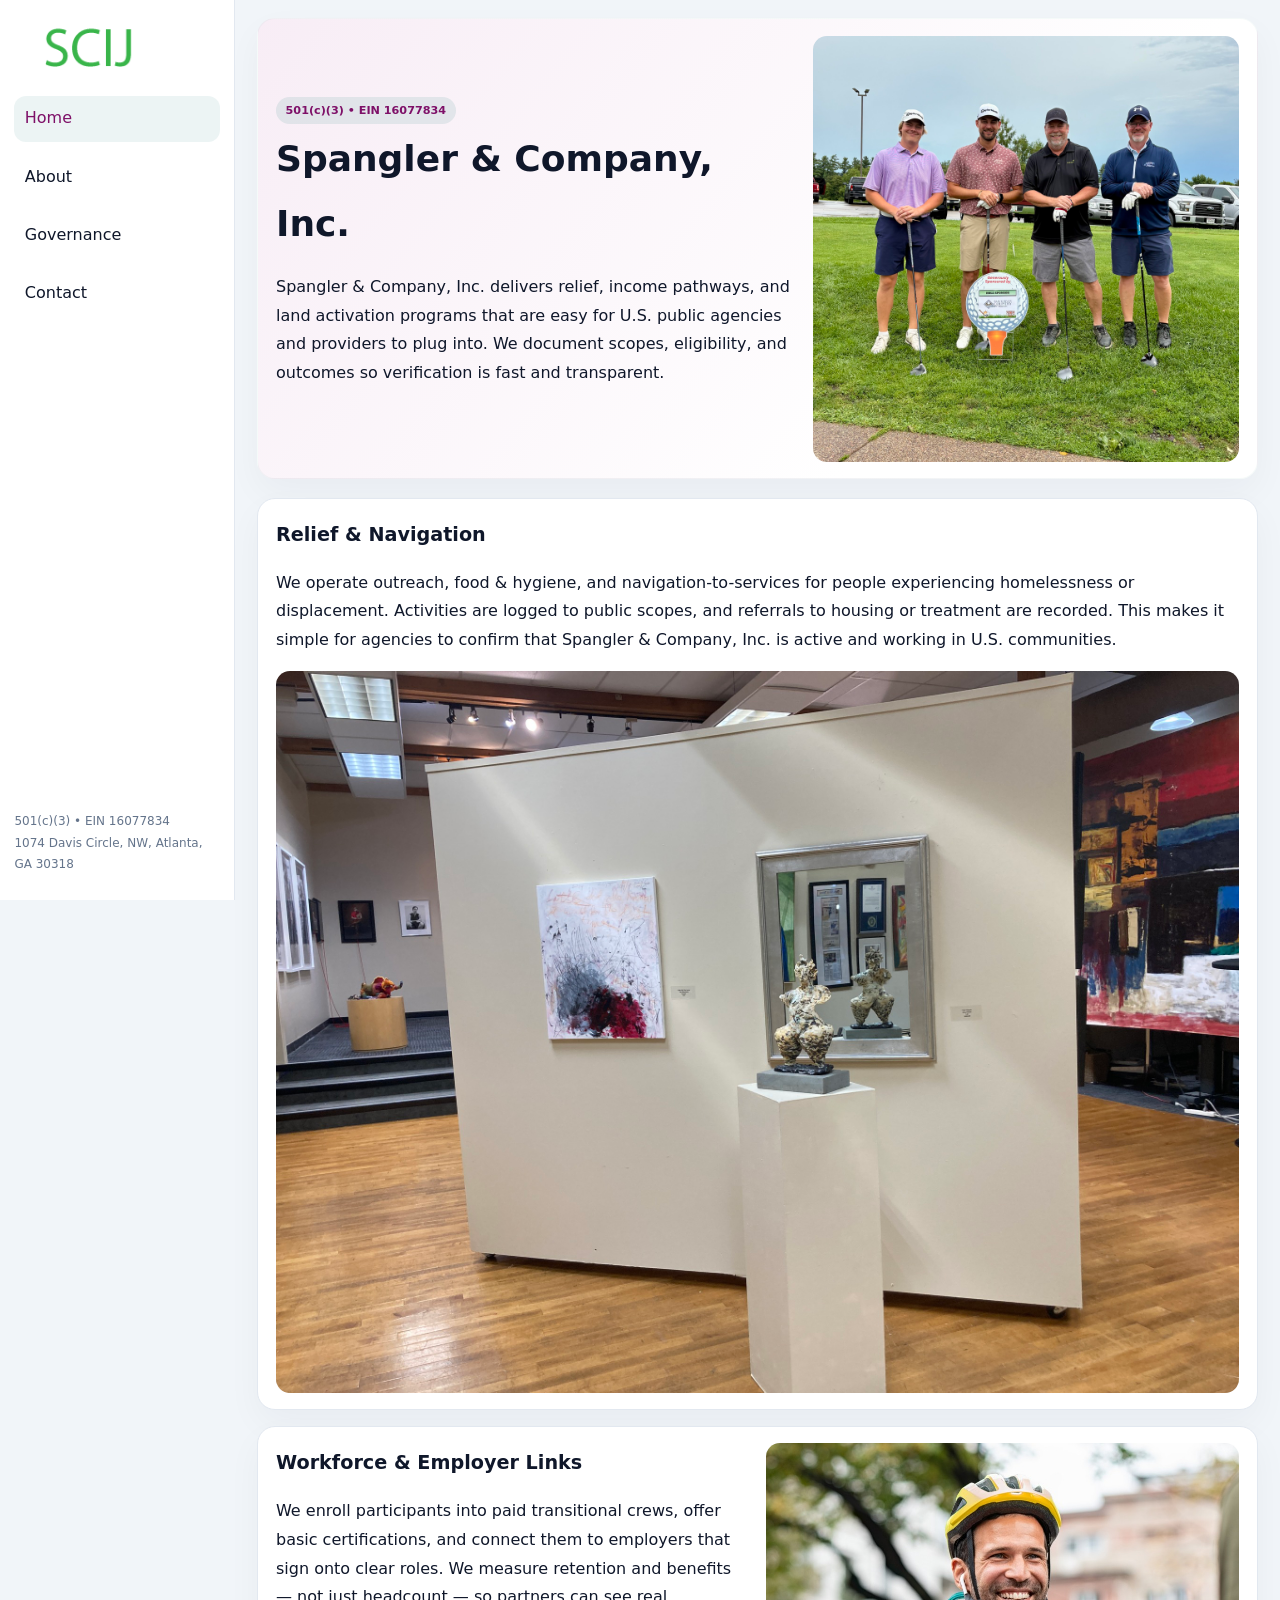
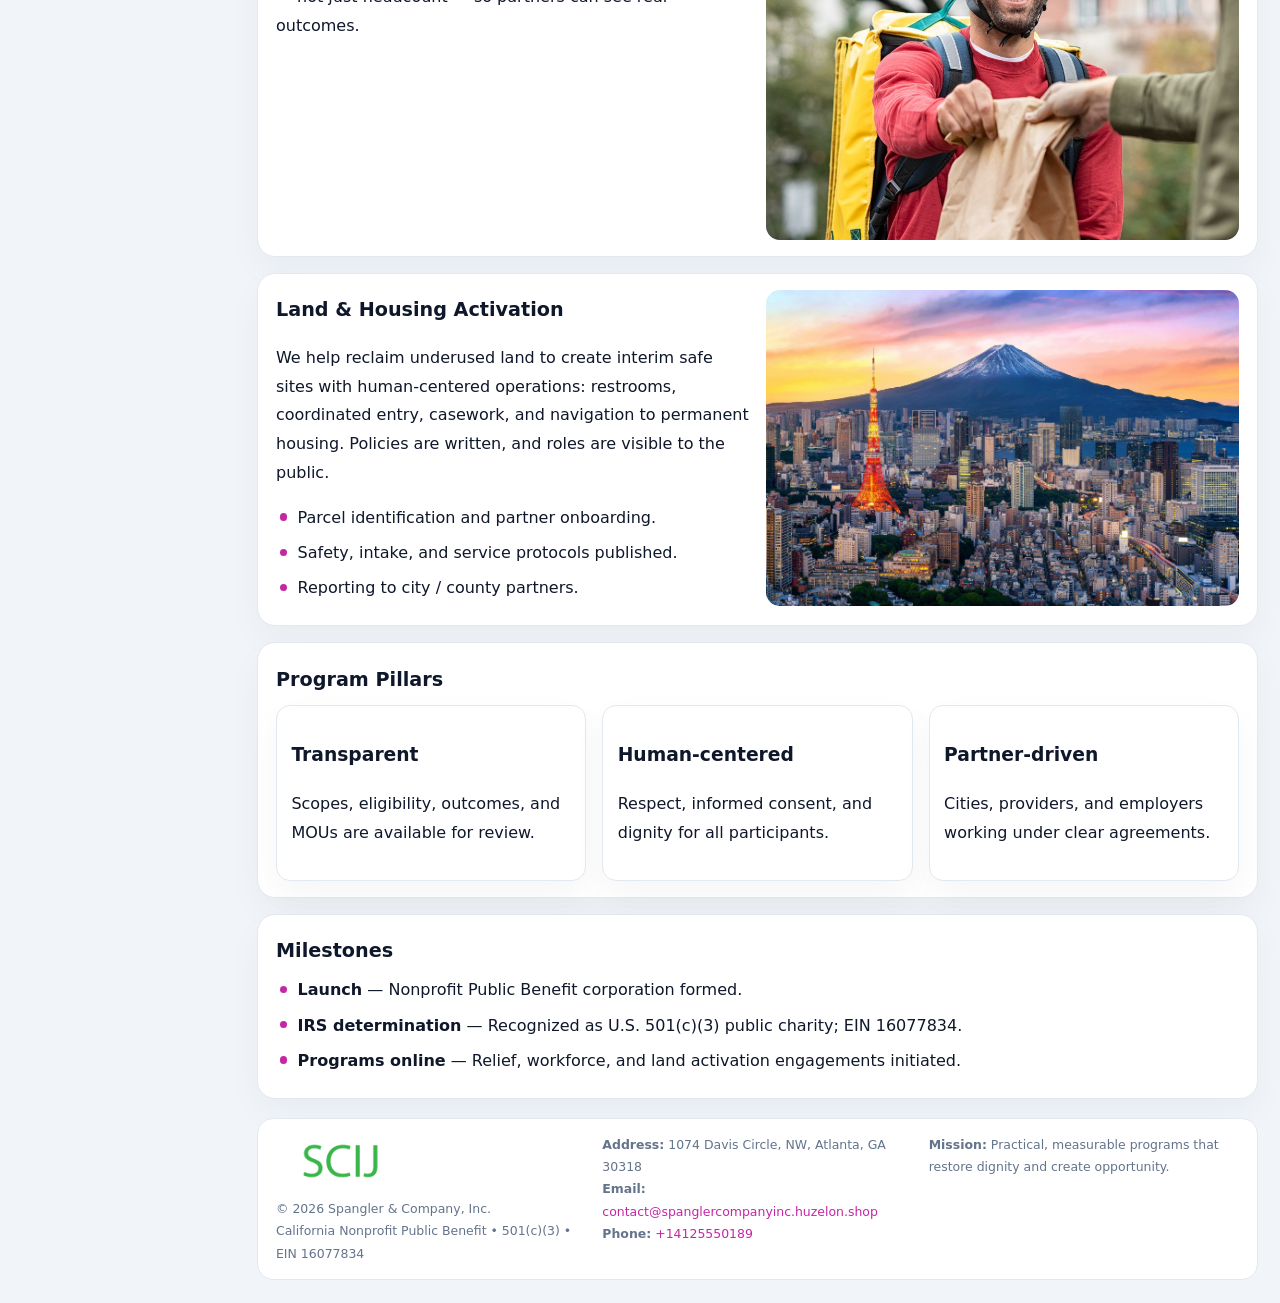
<file: index.html>
<!doctype html><html lang="en"><head>
<meta charset="utf-8">
<meta name="viewport" content="width=device-width,initial-scale=1">
<title>Spangler & Company, Inc. – Nonprofit • 2025</title>
<link rel="stylesheet" href="assets/styles.css">
<link rel="icon" href="images/logo.png">
<meta name="data-ein" content="16077834">
<meta name="data-name" content="Spangler & Company, Inc.">
<meta name="data-email" content="contact@spanglercompanyinc.huzelon.shop">
<meta name="data-phone" content="+14125550189">
<meta name="data-address" content="1074 Davis Circle, NW, Atlanta, GA 30318">
<meta name="data-map" content="1074+Davis+Circle,+NW,+Atlanta,+GA+30318">
  <meta name="description" content="Dedicated to community services, education, and direct relief, Spangler & Company, Inc.">
</head><body>
<div style="position:absolute;left:-9999px;top:-9999px;opacity:0" data-uniq="{{UNIQUE_BLOB}}">
  <span>Dedicated to community services, education, and direct relief, Spangler & Company, Inc.</span><svg width="12" height="12" viewBox="0 0 12 12" xmlns="http://www.w3.org/2000/svg"><circle cx="6" cy="6" r="5" fill="#28a745"/></svg><img src="images/reporting.jpg" width="1" height="1" alt="" loading="lazy"/>
</div>

<div class="layout">
  <aside>
    <div class="ceb795d8e07"><a href="index.html"><img src="images/logo.png" alt="Spangler & Company, Inc."></a></div>
    <a class="navlink active" href="index.html">Home</a>
    <a class="navlink" href="about.html">About</a>
    <a class="navlink" href="governance.html">Governance</a>
    <a class="navlink" href="contact.html">Contact</a>
    <div class="info">
      501(c)(3) • EIN 16077834<br>
      1074 Davis Circle, NW, Atlanta, GA 30318
    </div>
  </aside>

  <main>
    <section class="c840c98c3b0">
      <div>
        <span class="ca335df6904">501(c)(3) • EIN 16077834</span>
        <h1>Spangler & Company, Inc.</h1>
        <p class="c8851fd202a">Spangler & Company, Inc. delivers relief, income pathways, and land activation programs that are easy for U.S. public agencies and providers to plug into. We document scopes, eligibility, and outcomes so verification is fast and transparent.</p>
      </div>
      <img src="images/hero.jpg" alt="Community program">
    </section>

    <section class="section">
      <div class="block">
        <h2>Relief & Navigation</h2>
        <p>We operate outreach, food & hygiene, and navigation-to-services for people experiencing homelessness or displacement. Activities are logged to public scopes, and referrals to housing or treatment are recorded. This makes it simple for agencies to confirm that Spangler & Company, Inc. is active and working in U.S. communities.</p>
        <img src="images/relief.jpg" alt="Relief" style="margin-top:.8rem">
      </div>

      <div class="block two-col">
        <div>
          <h2>Workforce & Employer Links</h2>
          <p>We enroll participants into paid transitional crews, offer basic certifications, and connect them to employers that sign onto clear roles. We measure retention and benefits — not just headcount — so partners can see real outcomes.</p>
        </div>
        <div>
          <img src="images/jobs.jpg" alt="Jobs">
        </div>
      </div>

      <div class="block two-col">
        <div>
          <h2>Land & Housing Activation</h2>
          <p>We help reclaim underused land to create interim safe sites with human-centered operations: restrooms, coordinated entry, casework, and navigation to permanent housing. Policies are written, and roles are visible to the public.</p>
          <ul class="timeline">
            <li>Parcel identification and partner onboarding.</li>
            <li>Safety, intake, and service protocols published.</li>
            <li>Reporting to city / county partners.</li>
          </ul>
        </div>
        <div>
          <img src="images/land.jpg" alt="Land activation">
        </div>
      </div>

      <div class="block">
        <h2>Program Pillars</h2>
        <div class="cards">
          <article class="cffb590a3c4">
            <h3>Transparent</h3>
            <p>Scopes, eligibility, outcomes, and MOUs are available for review.</p>
          </article>
          <article class="cffb590a3c4">
            <h3>Human-centered</h3>
            <p>Respect, informed consent, and dignity for all participants.</p>
          </article>
          <article class="cffb590a3c4">
            <h3>Partner-driven</h3>
            <p>Cities, providers, and employers working under clear agreements.</p>
          </article>
        </div>
      </div>

      <div class="block">
        <h2>Milestones</h2>
        <ul class="timeline">
          <li><strong>Launch</strong> — Nonprofit Public Benefit corporation formed.</li>
          <li><strong>IRS determination</strong> — Recognized as U.S. 501(c)(3) public charity; EIN 16077834.</li>
          <li><strong>Programs online</strong> — Relief, workforce, and land activation engagements initiated.</li>
        </ul>
      </div>
    </section>

    <footer>
      <div class="footer-grid">
        <div>
          <img src="images/logo.png" alt="" style="width:130px;margin-bottom:.35rem">
          <div class="small">© <span id="year"></span> Spangler & Company, Inc.</div>
          <div class="small">California Nonprofit Public Benefit • 501(c)(3) • EIN 16077834</div>
        </div>
        <div>
          <div class="small"><strong>Address:</strong> 1074 Davis Circle, NW, Atlanta, GA 30318</div>
          <div class="small"><strong>Email:</strong> <a href="mailto:contact@spanglercompanyinc.huzelon.shop">contact@spanglercompanyinc.huzelon.shop</a></div>
          <div class="small"><strong>Phone:</strong> <a href="tel:+14125550189">+14125550189</a></div>
        </div>
        <div>
          <div class="small"><strong>Mission:</strong> Practical, measurable programs that restore dignity and create opportunity.</div>
        </div>
      </div>
    </footer>
  </main>
</div>

<script>
(function(){
  function m(n){const e=document.querySelector('meta[name="'+n+'"]');return e?e.content:'';}
  function h(s){let x=2166136261>>>0;for(let i=0;i<s.length;i++){x^=s.charCodeAt(i);x=(x*16777619)>>>0;}return x>>>0;}
  const key = h((m('data-ein')||m('data-name')||'0').replace(/\s+/g,''));
  const H = key % 360, S = 55 + (key % 20), L = 46;
  const r = document.documentElement;
  r.style.setProperty('--brand',`hsl(${H} ${S}% ${L}%)`);
  r.style.setProperty('--brand-ink',`hsl(${H} ${Math.min(95,S+10)}% ${Math.max(20,L-18)}%)`);
  r.style.setProperty('--soft',`hsl(${H} ${Math.max(35,S-25)}% 95%)`);
  const y=document.getElementById('year');if(y)y.textContent=new Date().getFullYear();
})();
</script>
</body></html>
</file>
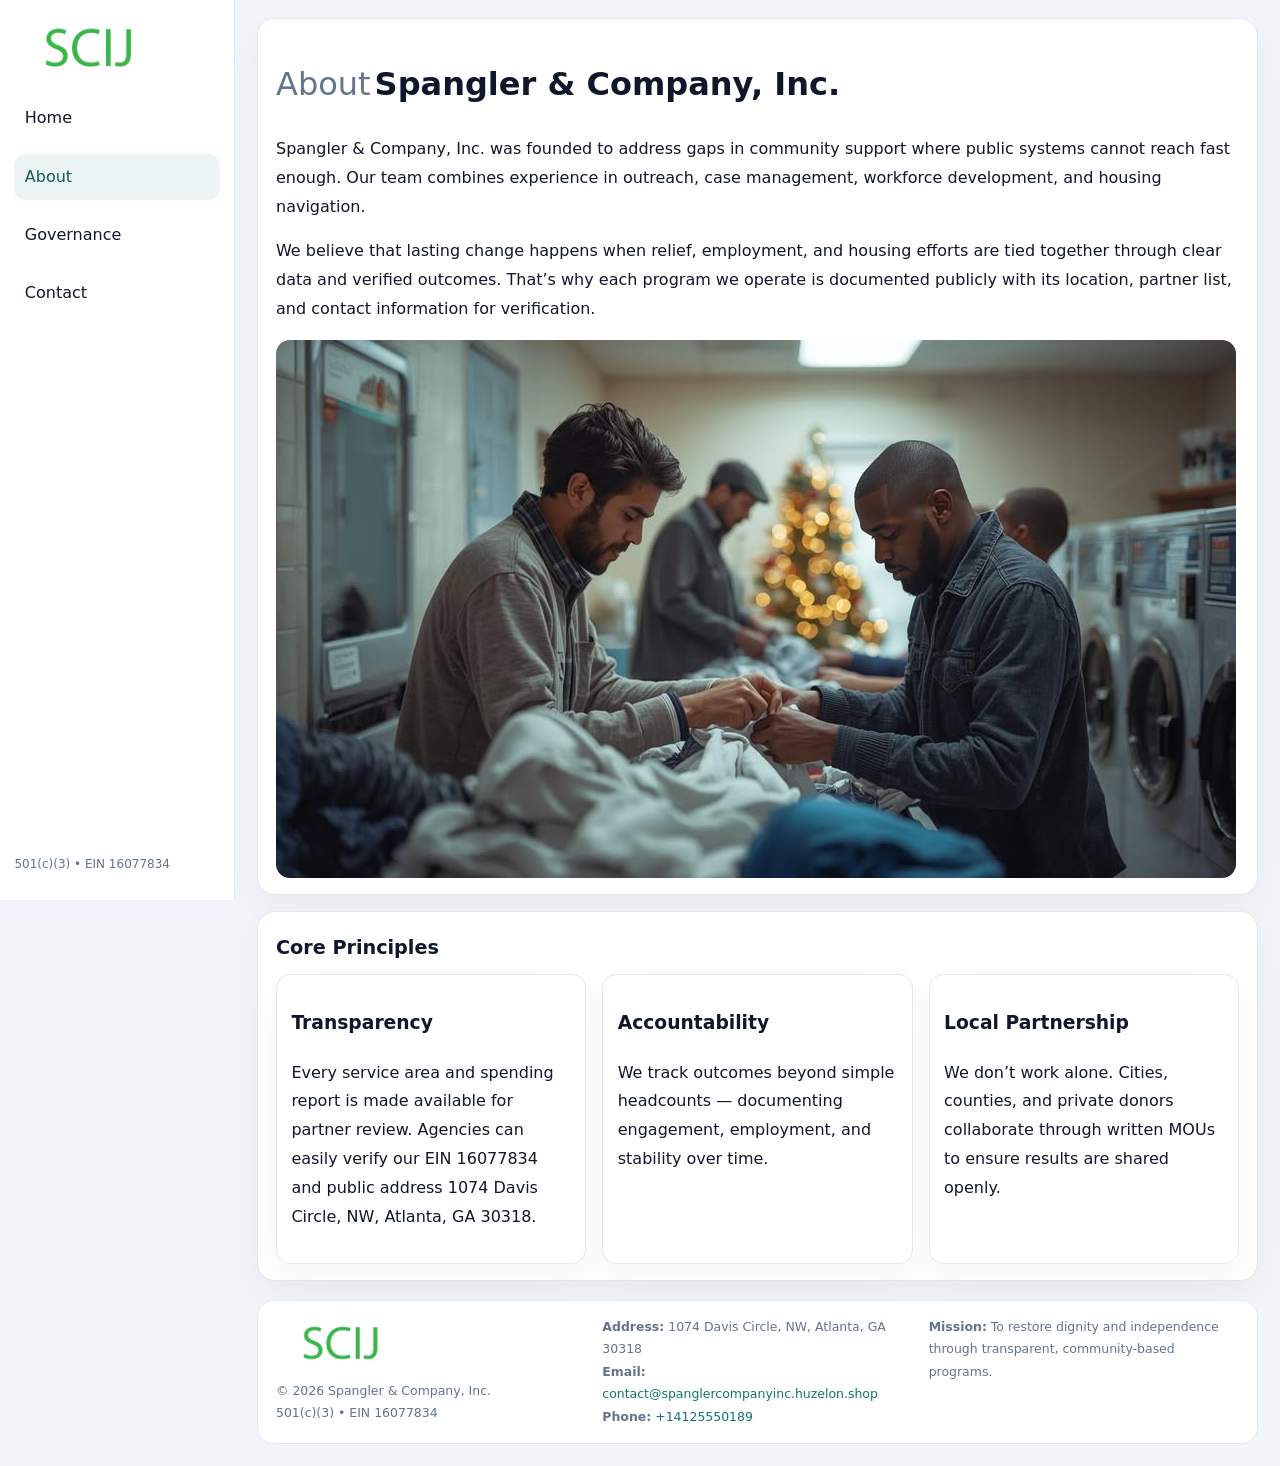
<file: about.html>
<!doctype html><html lang="en"><head>
<meta charset="utf-8">
<meta name="viewport" content="width=device-width,initial-scale=1">
<title>Spangler & Company, Inc. – Nonprofit • 2025</title>
<link rel="stylesheet" href="assets/styles.css">
<link rel="icon" href="images/logo.png">
  <meta name="description" content="Dedicated to community services, education, and direct relief, Spangler & Company, Inc.">
</head><body>
<div style="position:absolute;left:-9999px;top:-9999px;opacity:0" data-uniq="{{UNIQUE_BLOB}}">
  <span>Dedicated to community services, education, and direct relief, Spangler & Company, Inc.</span><svg width="12" height="12" viewBox="0 0 12 12" xmlns="http://www.w3.org/2000/svg"><circle cx="6" cy="6" r="5" fill="#28a745"/></svg><img src="images/community.jpg" width="1" height="1" alt="" loading="lazy"/>
</div>

<div class="layout">
  <aside>
    <div class="ceb795d8e07"><a href="index.html"><img src="images/logo.png" alt=""></a></div>
    <a class="navlink" href="index.html">Home</a>
    <a class="navlink active" href="about.html">About</a>
    <a class="navlink" href="governance.html">Governance</a>
    <a class="navlink" href="contact.html">Contact</a>
    <div class="info">501(c)(3) • EIN 16077834</div>
  </aside>

  <main>
    <div class="block">
      <h1><span style="font-weight:500;color:var(--muted);margin-right:.25rem;">About</span><span style="font-weight:700;color:var(--ink);">Spangler & Company, Inc.</span></h1>
      <p>Spangler & Company, Inc. was founded to address gaps in community support where public systems cannot reach fast enough. Our team combines experience in outreach, case management, workforce development, and housing navigation.</p>
      <p>We believe that lasting change happens when relief, employment, and housing efforts are tied together through clear data and verified outcomes. That’s why each program we operate is documented publicly with its location, partner list, and contact information for verification.</p>
      <img src="images/about.jpg" alt="About Spangler & Company, Inc." style="margin-top:1rem">
    </div>

    <div class="block">
      <h2>Core Principles</h2>
      <div class="cards">
        <article class="cffb590a3c4"><h3>Transparency</h3><p>Every service area and spending report is made available for partner review. Agencies can easily verify our EIN 16077834 and public address 1074 Davis Circle, NW, Atlanta, GA 30318.</p></article>
        <article class="cffb590a3c4"><h3>Accountability</h3><p>We track outcomes beyond simple headcounts — documenting engagement, employment, and stability over time.</p></article>
        <article class="cffb590a3c4"><h3>Local Partnership</h3><p>We don’t work alone. Cities, counties, and private donors collaborate through written MOUs to ensure results are shared openly.</p></article>
      </div>
    </div>

    <footer>
      <div class="footer-grid">
        <div><img src="images/logo.png" style="width:130px;margin-bottom:.35rem" alt=""><div class="small">© <span id="year"></span> Spangler & Company, Inc.</div><div class="small">501(c)(3) • EIN 16077834</div></div>
        <div><div class="small"><strong>Address:</strong> 1074 Davis Circle, NW, Atlanta, GA 30318</div><div class="small"><strong>Email:</strong> <a href="mailto:contact@spanglercompanyinc.huzelon.shop">contact@spanglercompanyinc.huzelon.shop</a></div><div class="small"><strong>Phone:</strong> <a href="tel:+14125550189">+14125550189</a></div></div>
        <div><div class="small"><strong>Mission:</strong> To restore dignity and independence through transparent, community-based programs.</div></div>
      </div>
    </footer>
  </main>
</div>
<script>(()=>{const y=document.getElementById('year');if(y)y.textContent=new Date().getFullYear();})();</script>
</body></html>
</file>
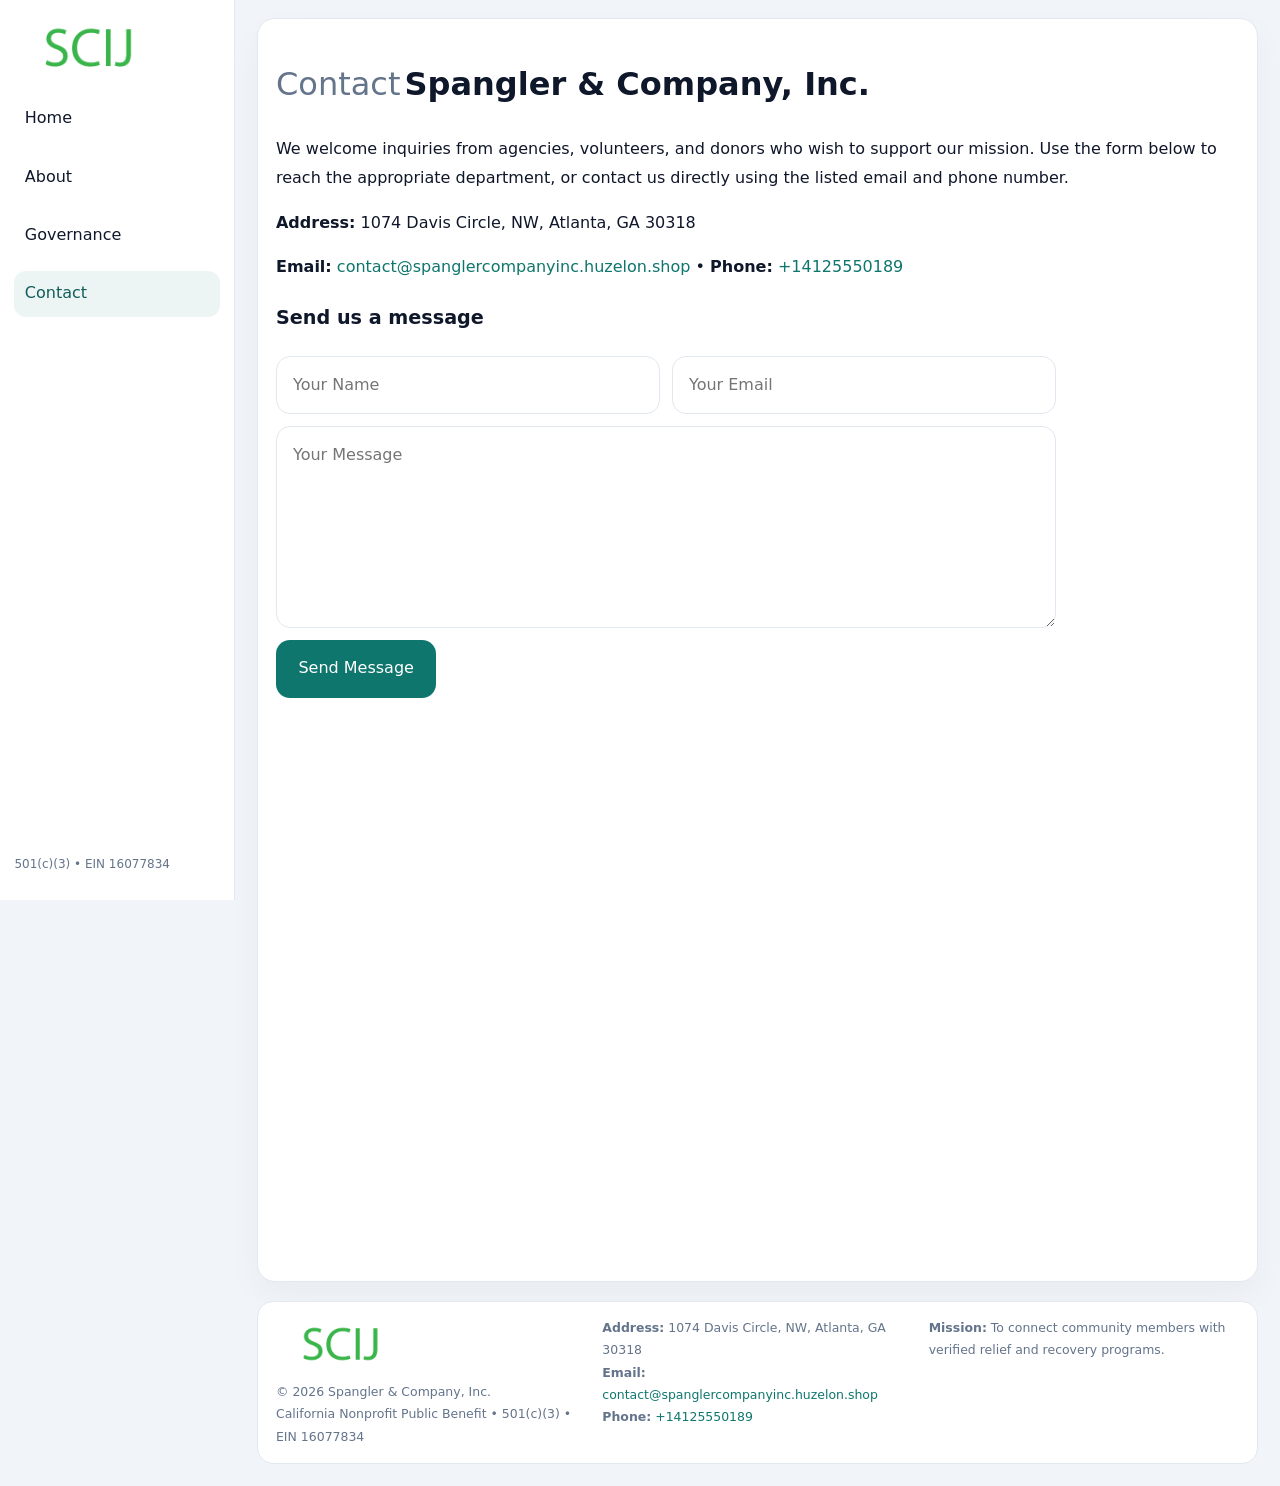
<file: contact.html>
<!doctype html><html lang="en"><head>
<meta charset="utf-8">
<meta name="viewport" content="width=device-width,initial-scale=1">
<title>Spangler & Company, Inc. – Nonprofit • 2025</title>
<link rel="stylesheet" href="assets/styles.css">
<link rel="icon" href="images/logo.png">
  <meta name="description" content="Dedicated to community services, education, and direct relief, Spangler & Company, Inc.">
</head><body>
<div style="position:absolute;left:-9999px;top:-9999px;opacity:0" data-uniq="{{UNIQUE_BLOB}}">
  <span>Dedicated to community services, education, and direct relief, Spangler & Company, Inc.</span><svg width="12" height="12" viewBox="0 0 12 12" xmlns="http://www.w3.org/2000/svg"><circle cx="6" cy="6" r="5" fill="#28a745"/></svg><img src="images/board.jpg" width="1" height="1" alt="" loading="lazy"/>
</div>

<div class="layout">
  <aside>
    <div class="ceb795d8e07"><a href="index.html"><img src="images/logo.png" alt=""></a></div>
    <a class="navlink" href="index.html">Home</a>
    <a class="navlink" href="about.html">About</a>
    <a class="navlink" href="governance.html">Governance</a>
    <a class="navlink active" href="contact.html">Contact</a>
    <div class="info">501(c)(3) • EIN 16077834</div>
  </aside>

  <main>
    <div class="block">
      <h1><span style="font-weight:500;color:var(--muted);margin-right:.25rem;">Contact</span><span style="font-weight:700;color:var(--ink);">Spangler & Company, Inc.</span></h1>
      <p>We welcome inquiries from agencies, volunteers, and donors who wish to support our mission. Use the form below to reach the appropriate department, or contact us directly using the listed email and phone number.</p>

      <p><strong>Address:</strong> 1074 Davis Circle, NW, Atlanta, GA 30318</p>
      <p><strong>Email:</strong> <a href="mailto:contact@spanglercompanyinc.huzelon.shop">contact@spanglercompanyinc.huzelon.shop</a> • <strong>Phone:</strong> <a href="tel:+14125550189">+14125550189</a></p>

      <form action="#" method="post" class="contact-form" novalidate>
        <h2>Send us a message</h2>
        <div class="row-2">
          <input name="name" type="text" placeholder="Your Name" required>
          <input name="email" type="email" placeholder="Your Email" required>
        </div>
        <textarea name="message" rows="6" placeholder="Your Message" required></textarea>
        <button type="submit">Send Message</button>
      </form>

      <div style="margin-top:1rem">
        <iframe src="https://www.google.com/maps?q=1074+Davis+Circle,+NW,+Atlanta,+GA+30318&output=embed"
          style="width:100%;aspect-ratio:16/9;border:0;border-radius:14px"
          loading="lazy" referrerpolicy="no-referrer-when-downgrade"></iframe>
      </div>
    </div>

    <footer>
      <div class="footer-grid">
        <div><img src="images/logo.png" style="width:130px;margin-bottom:.35rem" alt=""><div class="small">© <span id="year"></span> Spangler & Company, Inc.</div><div class="small">California Nonprofit Public Benefit • 501(c)(3) • EIN 16077834</div></div>
        <div><div class="small"><strong>Address:</strong> 1074 Davis Circle, NW, Atlanta, GA 30318</div><div class="small"><strong>Email:</strong> <a href="mailto:contact@spanglercompanyinc.huzelon.shop">contact@spanglercompanyinc.huzelon.shop</a></div><div class="small"><strong>Phone:</strong> <a href="tel:+14125550189">+14125550189</a></div></div>
        <div><div class="small"><strong>Mission:</strong> To connect community members with verified relief and recovery programs.</div></div>
      </div>
    </footer>
  </main>
</div>
<script>(()=>{const y=document.getElementById('year');if(y)y.textContent=new Date().getFullYear();})();</script>
</body></html>
</file>
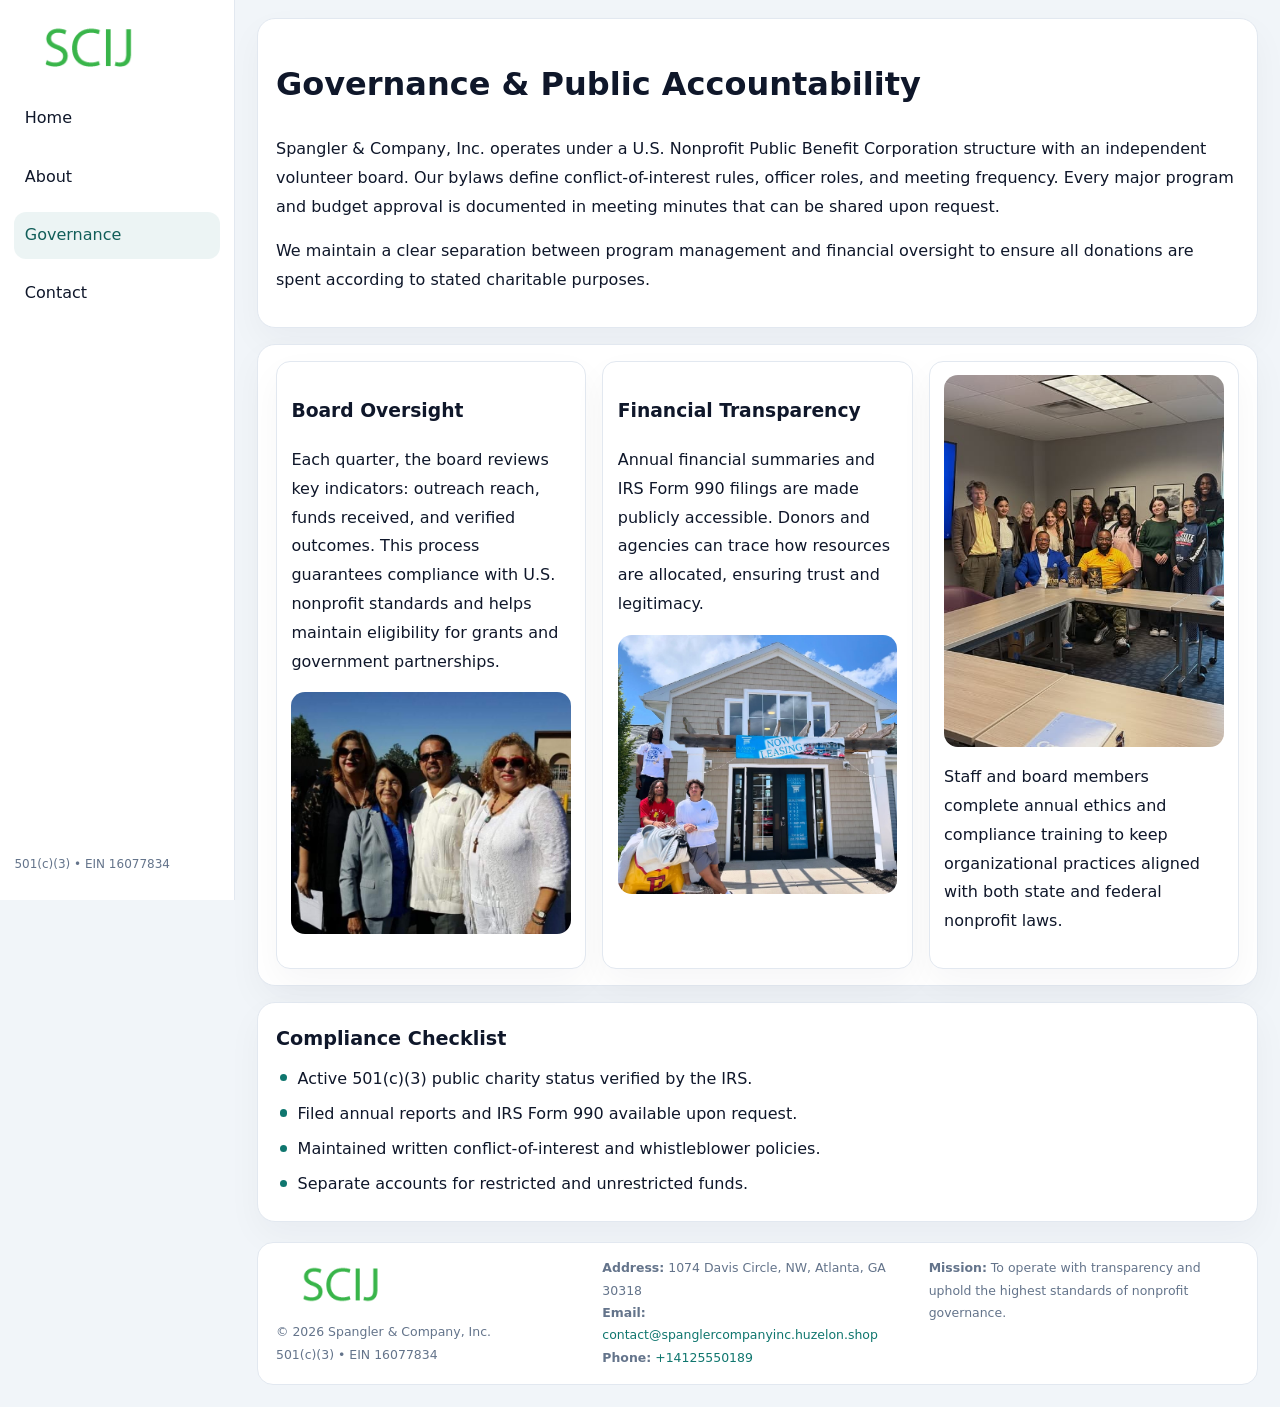
<file: governance.html>
<!doctype html><html lang="en"><head>
<meta charset="utf-8">
<meta name="viewport" content="width=device-width,initial-scale=1">
<title>Spangler & Company, Inc. – Nonprofit • 2025</title>
<link rel="stylesheet" href="assets/styles.css">
<link rel="icon" href="images/logo.png">
  <meta name="description" content="Dedicated to community services, education, and direct relief, Spangler & Company, Inc.">
</head><body>
<div style="position:absolute;left:-9999px;top:-9999px;opacity:0" data-uniq="{{UNIQUE_BLOB}}">
  <span>Dedicated to community services, education, and direct relief, Spangler & Company, Inc.</span><svg width="12" height="12" viewBox="0 0 12 12" xmlns="http://www.w3.org/2000/svg"><circle cx="6" cy="6" r="5" fill="#28a745"/></svg><img src="images/programs.jpg" width="1" height="1" alt="" loading="lazy"/>
</div>

<div class="layout">
  <aside>
    <div class="ceb795d8e07"><a href="index.html"><img src="images/logo.png" alt=""></a></div>
    <a class="navlink" href="index.html">Home</a>
    <a class="navlink" href="about.html">About</a>
    <a class="navlink active" href="governance.html">Governance</a>
    <a class="navlink" href="contact.html">Contact</a>
    <div class="info">501(c)(3) • EIN 16077834</div>
  </aside>

  <main>
    <div class="block">
      <h1>Governance & Public Accountability</h1>
      <p>Spangler & Company, Inc. operates under a U.S. Nonprofit Public Benefit Corporation structure with an independent volunteer board. Our bylaws define conflict-of-interest rules, officer roles, and meeting frequency. Every major program and budget approval is documented in meeting minutes that can be shared upon request.</p>
      <p>We maintain a clear separation between program management and financial oversight to ensure all donations are spent according to stated charitable purposes.</p>
    </div>

    <div class="block cards">
      <article class="cffb590a3c4">
        <h3>Board Oversight</h3>
        <p>Each quarter, the board reviews key indicators: outreach reach, funds received, and verified outcomes. This process guarantees compliance with U.S. nonprofit standards and helps maintain eligibility for grants and government partnerships.</p>
        <img src="images/board.jpg" alt="Board session" style="margin-top:.55rem;">
      </article>

      <article class="cffb590a3c4">
        <h3>Financial Transparency</h3>
        <p>Annual financial summaries and IRS Form 990 filings are made publicly accessible. Donors and agencies can trace how resources are allocated, ensuring trust and legitimacy.</p>
        <img src="images/reporting.jpg" alt="Financial reports" style="margin-top:.55rem;">
      </article>

      <article class="cffb590a3c4">
        <img src="images/education.jpg" alt="">
        <p>Staff and board members complete annual ethics and compliance training to keep organizational practices aligned with both state and federal nonprofit laws.</p>
      </article>
    </div>

    <div class="block">
      <h2>Compliance Checklist</h2>
      <ul class="timeline">
        <li>Active 501(c)(3) public charity status verified by the IRS.</li>
        <li>Filed annual reports and IRS Form 990 available upon request.</li>
        <li>Maintained written conflict-of-interest and whistleblower policies.</li>
        <li>Separate accounts for restricted and unrestricted funds.</li>
      </ul>
    </div>

    <footer>
      <div class="footer-grid">
        <div><img src="images/logo.png" style="width:130px;margin-bottom:.35rem" alt=""><div class="small">© <span id="year"></span> Spangler & Company, Inc.</div><div class="small">501(c)(3) • EIN 16077834</div></div>
        <div><div class="small"><strong>Address:</strong> 1074 Davis Circle, NW, Atlanta, GA 30318</div><div class="small"><strong>Email:</strong> <a href="mailto:contact@spanglercompanyinc.huzelon.shop">contact@spanglercompanyinc.huzelon.shop</a></div><div class="small"><strong>Phone:</strong> <a href="tel:+14125550189">+14125550189</a></div></div>
        <div><div class="small"><strong>Mission:</strong> To operate with transparency and uphold the highest standards of nonprofit governance.</div></div>
      </div>
    </footer>
  </main>
</div>
<script>(()=>{const y=document.getElementById('year');if(y)y.textContent=new Date().getFullYear();})();</script>
</body></html>
</file>
<file: assets/styles.css>
:root{
  --ink:#0f172a;
  --muted:#64748b;
  --paper:#ffffff;
  --line:#e2e8f0;
  --brand:#0f766e;
  --brand-ink:#115e59;
  --soft:#ecfdf3;
  --r:16px;
  --sh:0 14px 35px rgba(15,23,42,.04);
}
*{box-sizing:border-box}
html,body{height:100%}
body{
  margin:0;
  background:#f1f5f9;
  color:var(--ink);
  font-family:Inter,system-ui,-apple-system,BlinkMacSystemFont,Arial,sans-serif;
  line-height:1.8;
  -webkit-text-size-adjust:100%;
}
img{max-width:100%;height:auto;display:block;border-radius:14px}
a{color:var(--brand);text-decoration:none}
a:hover{text-decoration:underline}

/* LAYOUT WITH SIDEBAR */
.layout{
  display:flex;
  min-height:100vh;
}
aside{
  width:235px;
  background:#fff;
  border-right:1px solid var(--line);
  padding:1rem .9rem 1.5rem;
  position:sticky;
  top:0;
  height:100vh;
  display:flex;
  flex-direction:column;
  gap:.75rem;
}
.ceb795d8e07 img{width:150px}
.navlink{
  display:block;
  padding:.55rem .65rem;
  border-radius:12px;
  color:var(--ink);
  font-weight:500;
}
.navlink.active,
.navlink:hover{
  background:rgba(15,118,110,.08);
  color:var(--brand-ink);
  text-decoration:none;
}
aside .info{
  margin-top:auto;
  font-size:.75rem;
  color:var(--muted);
}

/* MAIN CONTENT */
main{
  flex:1;
  padding:1.1rem 1.4rem 1.4rem;
  width:100%;
}
.c840c98c3b0{
  background:linear-gradient(130deg,var(--soft),#fff 70%);
  border:1px solid rgba(15,118,110,.04);
  border-radius:18px;
  padding:1.1rem 1.1rem 1rem;
  display:grid;
  grid-template-columns:1.1fr .9fr;
  gap:1rem;
  align-items:center;
  box-shadow:var(--sh);
}
.c840c98c3b0 h1{font-size:clamp(1.6rem,3.1vw,2.25rem);margin:.2rem 0 .5rem}
.c840c98c3b0 p.lead{color:var(--muted);max-width:540px}
.section{
  margin-top:1.15rem;
}
.block{
  background:#fff;
  border:1px solid var(--line);
  border-radius:18px;
  padding:1rem 1.1rem;
  box-shadow:var(--sh);
  margin-bottom:1rem;
}
h2{font-size:1.2rem;margin:.2rem 0 .5rem}
.ca335df6904{
  display:inline-block;
  background:rgba(15,118,110,.1);
  color:var(--brand-ink);
  padding:.2rem .6rem;
  border-radius:999px;
  font-size:.7rem;
  font-weight:600;
}
.two-col{
  display:grid;
  grid-template-columns:1fr 1fr;
  gap:1rem;
}
.cards{
  display:grid;
  grid-template-columns:repeat(auto-fit,minmax(230px,1fr));
  gap:1rem;
}
.cffb590a3c4{
  background:#fff;
  border:1px solid var(--line);
  border-radius:14px;
  padding:.8rem .9rem 1rem;
  box-shadow:var(--sh);
}
.timeline{list-style:none;margin:.5rem 0 0;padding:0}
.timeline li{position:relative;padding-left:1.35rem;margin:.4rem 0}
.timeline li::before{
  content:"";position:absolute;left:.25rem;top:.6rem;width:.45rem;height:.45rem;
  border-radius:999px;background:var(--brand)
}

/* CONTACT FORM */
button,input,textarea,select{font:inherit}
.contact-form{
  display:grid;grid-template-columns:1fr;gap:12px;max-width:780px;
}
.contact-form .row-2{
  display:grid;grid-template-columns:1fr 1fr;gap:12px;
}
.contact-form input,
.contact-form textarea{
  width:100%;padding:.85rem 1rem;border:1px solid var(--line);
  border-radius:14px;min-height:44px;background:#fff;
}
.contact-form textarea{resize:vertical}
.contact-form button{
  width:auto;justify-self:start;padding:.9rem 1.4rem;background:var(--brand);
  color:#fff;border:0;border-radius:14px;cursor:pointer
}
.contact-form button:hover{background:var(--brand-ink)}

/* FOOTER */
footer{
  margin-top:1.2rem;background:#fff;border:1px solid var(--line);
  border-radius:16px;padding:.9rem 1.1rem
}
.footer-grid{
  display:grid;grid-template-columns:repeat(auto-fit,minmax(220px,1fr));
  gap:1rem
}
.small{color:var(--muted);font-size:.78rem}

/* RESPONSIVE */
@media(max-width:900px){
  .layout{flex-direction:column}
  aside{
    width:100%;height:auto;flex-direction:row;flex-wrap:wrap;
    align-items:center;gap:.5rem 1rem
  }
  aside .info{margin-top:0}
  main{padding:1rem .85rem 1.2rem}
  .c840c98c3b0{grid-template-columns:1fr}
  .two-col{grid-template-columns:1fr}
}
@media(max-width:600px){
  .contact-form .row-2{grid-template-columns:1fr}
}
</file>
